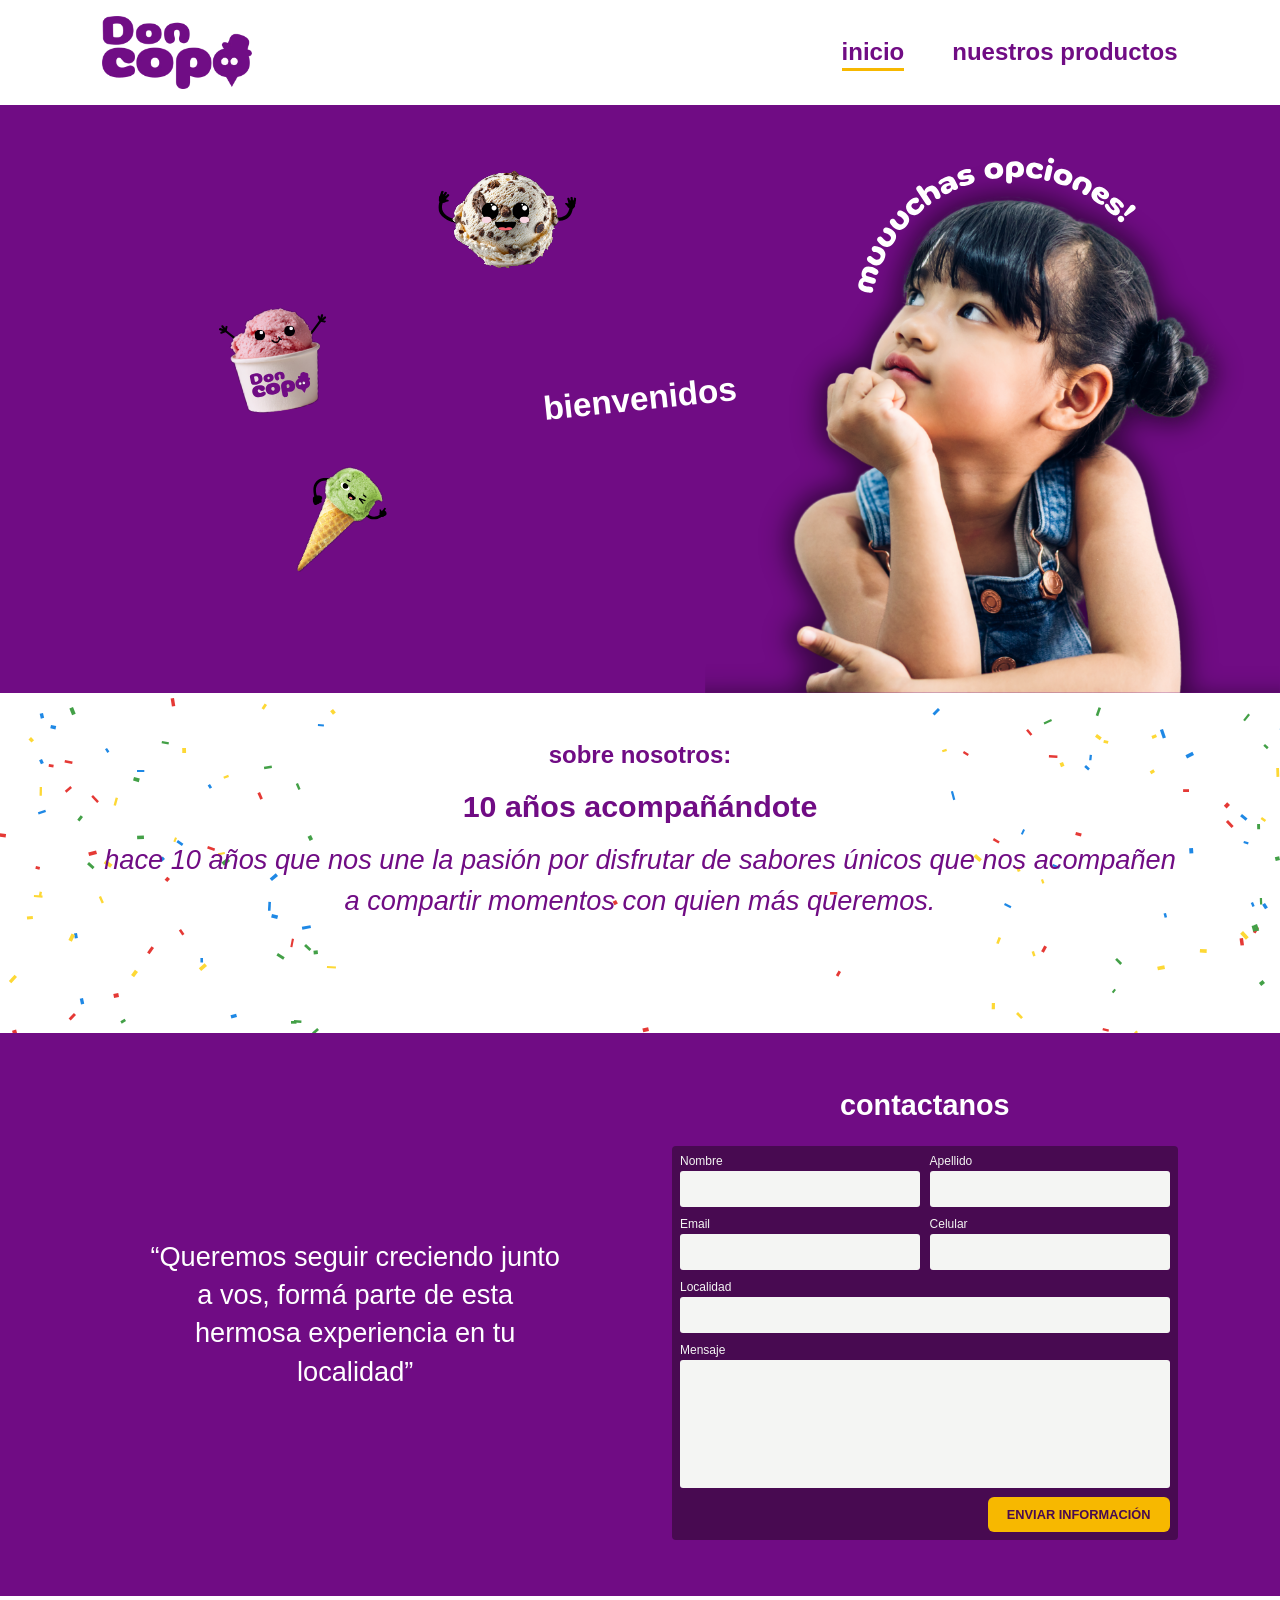
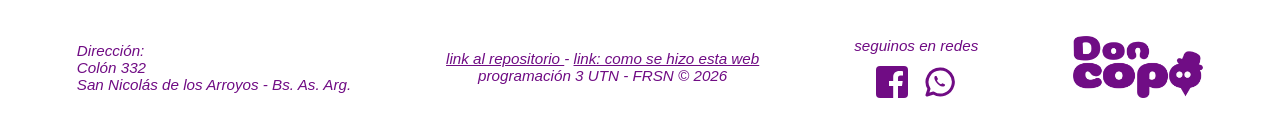
<file: index.html>
<!DOCTYPE html>
<html lang="es">
  <head>
    <meta charset="UTF-8" />
    <meta name="viewport" content="width=device-width, initial-scale=1.0" />
    <meta name="description" content="Don Copo, heladeria" />
    <title>Heladería Don Copo</title>
    <link rel="stylesheet" href="css/styles.css" />
  </head>
  <body>
    <header class="header">
      <a href="index.html" class="header__logo">
        <img src="img/logo/don-copo-logo.webp" alt="logo de don copo heladería" width="480" height="232" />
      </a>
      <nav class="nav" aria-label="Navegación">
        <ul class="nav__lista">
          <li><a href="index.html" class="nav__enlace" aria-current="page">inicio</a></li>
          <li><a href="productos.html" class="nav__enlace">nuestros productos</a></li>
        </ul>
      </nav>
    </header>

    <main>
      <section class="hero" aria-labelledby="hero-titulo">
        <div class="hero__texto">
          <h1 id="hero-titulo" class="hero__titulo">bienvenidos</h1>
        </div>
        <img class="hero__imagen" src="img/banner/hero.svg" alt="nena pensando en que cual elegir" width="1240" height="1270" />
        <ul class="hero__bochas" aria-hidden="true">
          <li><img class="bocha bocha--1" src="img/productos/fruti.svg" alt="" width="640" height="640" /></li>
          <li><img class="bocha bocha--2" src="img/productos/grani.svg" alt="" width="640" height="640" /></li>
          <li><img class="bocha bocha--3" src="img/productos/menta.svg" alt="" width="640" height="640" /></li>
        </ul>
      </section>

      <section class="nosotros" aria-labelledby="nosotros-titulo">
        <h2 id="nosotros-titulo" class="nosotros__titulo">sobre nosotros:</h2>
        <article class="nosotros__contenido">
          <h3>10 años acompañándote</h3>
          <p>
            <em>hace 10 años que nos une la pasión por disfrutar de sabores únicos que nos acompañen a compartir momentos con quien más queremos.</em>
          </p>
        </article>
      </section>

      <section class="contacto" id="contacto" aria-labelledby="contacto-titulo">
        <blockquote class="contacto__frase">
          <p>“Queremos seguir creciendo junto a vos, formá parte de esta hermosa experiencia en tu localidad”</p>
        </blockquote>

        <h2 id="contacto-titulo" class="contacto__titulo">contactanos</h2>

        <form class="formulario" action="#">
          <p class="formulario__campo">
            <label for="nombre">Nombre</label>
            <input type="text" id="nombre" name="nombre" autocomplete="given-name" required />
          </p>
          <p class="formulario__campo">
            <label for="apellido">Apellido</label>
            <input type="text" id="apellido" name="apellido" autocomplete="family-name" required />
          </p>
          <p class="formulario__campo">
            <label for="email">Email</label>
            <input type="email" id="email" name="email" autocomplete="email" required />
          </p>
          <p class="formulario__campo">
            <label for="celular">Celular</label>
            <input type="tel" id="celular" name="celular" autocomplete="tel" required />
          </p>
          <p class="formulario__campo formulario__campo--ancho">
            <label for="localidad">Localidad</label>
            <input type="text" id="localidad" name="localidad" required />
          </p>
          <p class="formulario__campo formulario__campo--ancho">
            <label for="mensaje">Mensaje</label>
            <textarea id="mensaje" name="mensaje" rows="6" minlength="10" required></textarea>
          </p>
          <button type="submit" class="boton">enviar información</button>
        </form>
      </section>
    </main>

    <footer class="footer">
      <address class="footer__direccion">
        Dirección:<br />
        Colón 332<br />
        San Nicolás de los Arroyos - Bs. As. Arg.
      </address>

      <p class="footer__creditos">
        <a href="https://github.com/marialuzopazo/heladeria-don-copo">link al repositorio </a> -
        <a href="https://www.behance.net/gallery/256509383/diseno-web-heladeria">link: como se hizo esta web </a><br />
        programación 3 UTN - FRSN &copy; 2026
      </p>

      <section class="footer__redes" aria-labelledby="redes-titulo">
        <h2 id="redes-titulo" class="footer__titulo">seguinos en redes</h2>
        <ul class="redes">
          <li><a href="https://www.facebook.com/people/Don-Copo-Helader%C3%ADa/61594637805260/" target="_blank" rel="noopener"><img src="img/iconos/facebook.svg" alt="Facebook de Don Copo" width="32" height="32" /></a></li>
          <li><a href="https://whatsapp.com/channel/0029VbDUexlBPzjQ5iqe5i1V" target="_blank" rel="noopener"><img src="img/iconos/whatsapp.svg" alt="canal de whatsapp" width="32" height="32" /></a></li>
        </ul>
      </section>

      <a href="index.html" class="footer__logo">
        <img src="img/logo/don-copo-logo.webp" alt="Don Copo" width="480" height="232" />
      </a>
    </footer>
  </body>
</html>
</file>
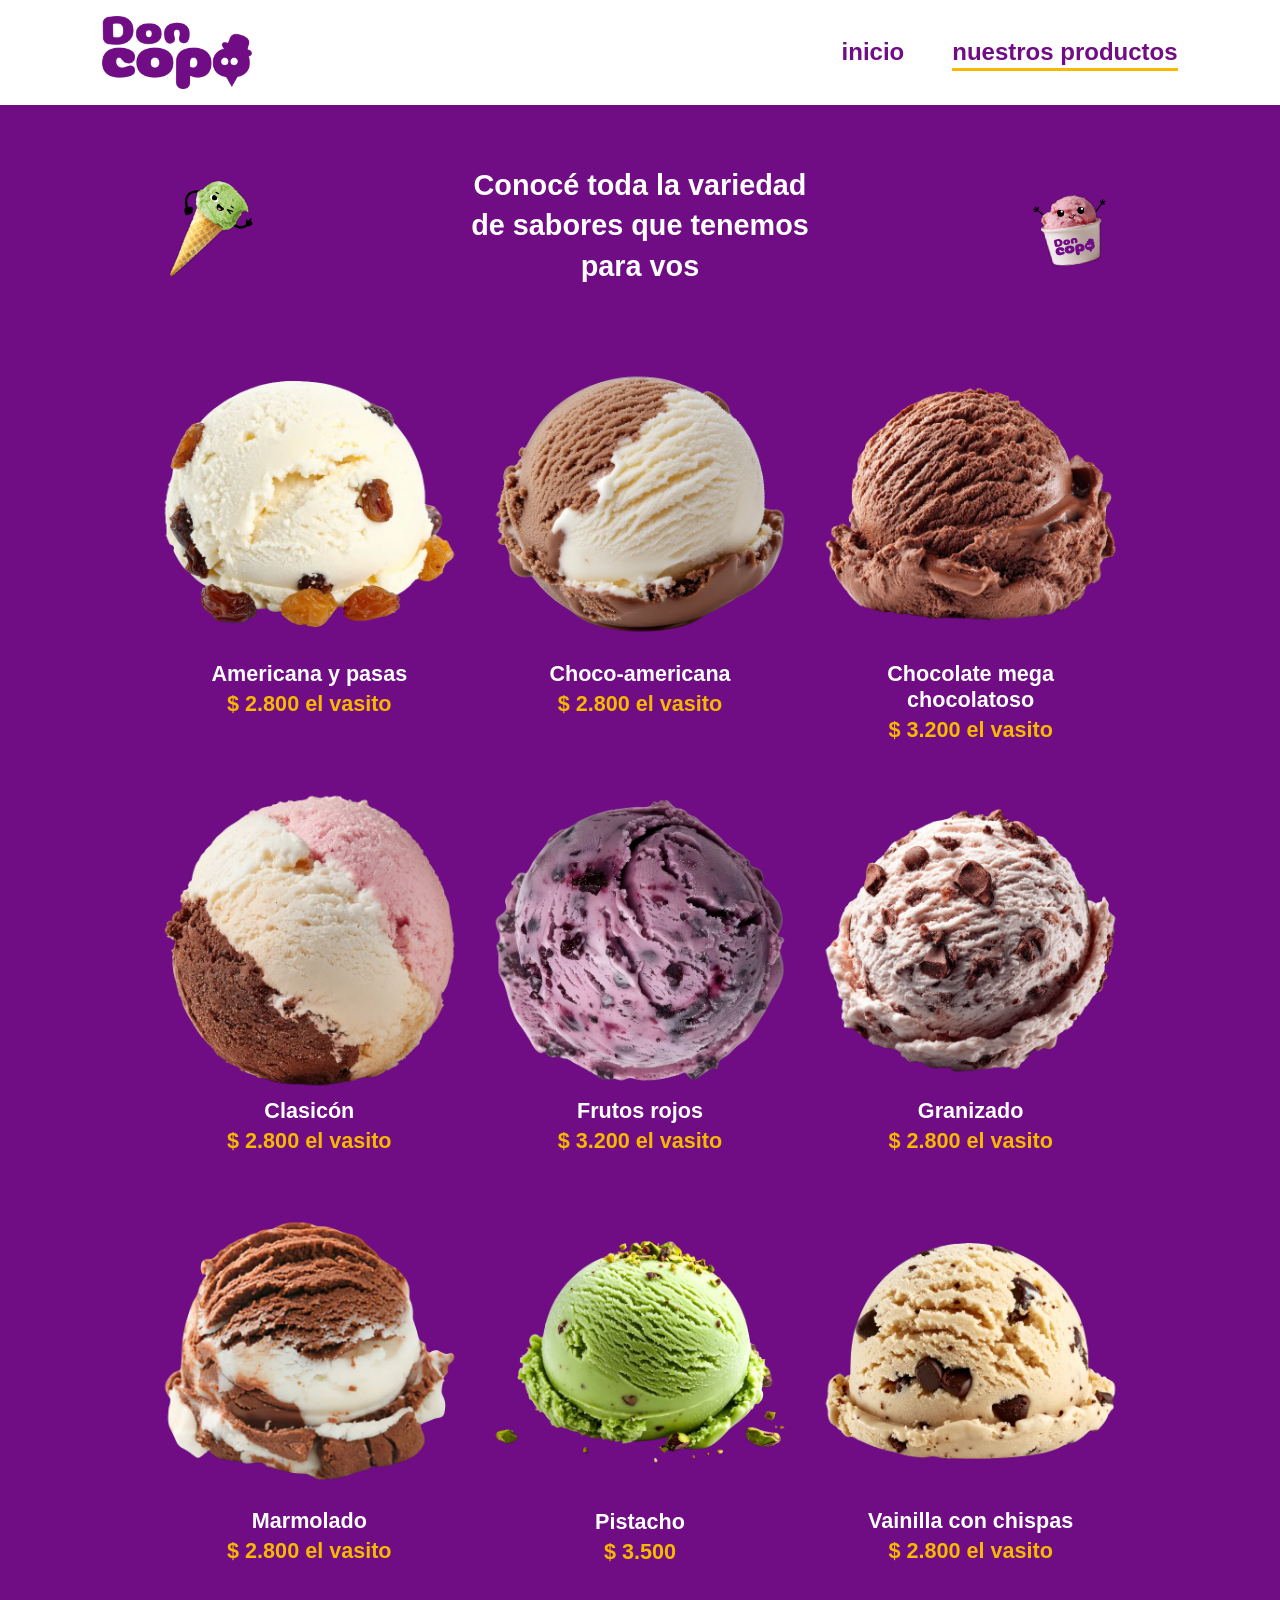
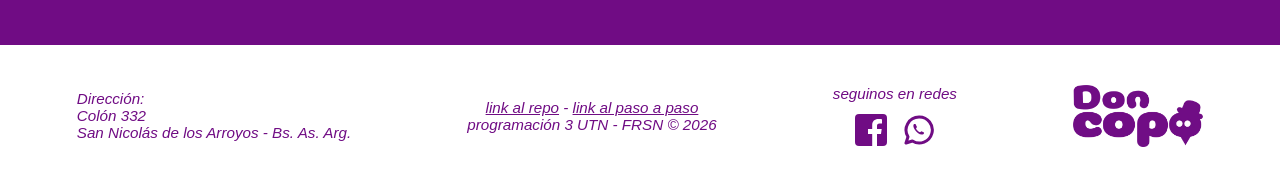
<file: productos.html>
<!DOCTYPE html>
<html lang="es">
  <head>
    <meta charset="UTF-8" />
    <meta name="viewport" content="width=device-width, initial-scale=1.0" />
    <meta name="description" content="Conocé todos los sabores de helado de Don Copo y sus precios." />
    <title>Productos | Don Copo</title>
    <link rel="stylesheet" href="css/styles.css" />
  </head>
  <body>
    <header class="header">
      <a href="index.html" class="header__logo">
        <img src="img/logo/don-copo-logo.webp" alt="Don Copo - Heladería" width="480" height="232" />
      </a>
      <nav class="nav" aria-label="Navegación principal">
        <ul class="nav__lista">
          <li><a href="index.html" class="nav__enlace">inicio</a></li>
          <li><a href="productos.html" class="nav__enlace" aria-current="page">nuestros productos</a></li>
        </ul>
      </nav>
    </header>

    <main>
      <section class="productos" aria-labelledby="productos-titulo">
        <header class="productos__encabezado">
          <img class="productos__mascota productos__mascota--izq" src="img/productos/menta.svg" alt="" width="640" height="640" />
          <h1 id="productos-titulo" class="productos__titulo">Conocé toda la variedad de sabores que tenemos para vos</h1>
          <img class="productos__mascota productos__mascota--der" src="img/productos/fruti.svg" alt="" width="640" height="640" />
        </header>

        <ul class="grilla">
          <li>
            <article class="producto">
              <img class="producto__imagen" src="img/productos/americana-y-pasas.webp" alt="Bocha de helado de crema americana con pasas de uva" width="640" height="640" loading="lazy" />
              <h2 class="producto__nombre">Americana y pasas</h2>
              <p class="producto__precio">$ 2.800 el vasito</p>
            </article>
          </li>
          <li>
            <article class="producto">
              <img class="producto__imagen" src="img/productos/choco-americana.webp" alt="Bocha de helado mitad chocolate, mitad crema americana" width="640" height="640" loading="lazy" />
              <h2 class="producto__nombre">Choco-americana</h2>
              <p class="producto__precio">$ 2.800 el vasito</p>
            </article>
          </li>
          <li>
            <article class="producto">
              <img class="producto__imagen" src="img/productos/chocolate.webp" alt="Bocha de helado de chocolate con dulce de chocolate" width="640" height="640" loading="lazy" />
              <h2 class="producto__nombre">Chocolate mega chocolatoso</h2>
              <p class="producto__precio">$ 3.200 el vasito</p>
            </article>
          </li>
          <li>
            <article class="producto">
              <img class="producto__imagen" src="img/productos/clasicon.webp" alt="Bocha de helado de chocolate, crema americana y frutilla" width="640" height="640" loading="lazy" />
              <h2 class="producto__nombre">Clasicón</h2>
              <p class="producto__precio">$ 2.800 el vasito</p>
            </article>
          </li>
          <li>
            <article class="producto">
              <img class="producto__imagen" src="img/productos/frutos-rojos.webp" alt="Bocha de helado de frutos rojos" width="640" height="640" loading="lazy" />
              <h2 class="producto__nombre">Frutos rojos</h2>
              <p class="producto__precio">$ 3.200 el vasito</p>
            </article>
          </li>
          <li>
            <article class="producto">
              <img class="producto__imagen" src="img/productos/granizado.webp" alt="Bocha de helado de crema con chips de chocolate" width="640" height="640" loading="lazy" />
              <h2 class="producto__nombre">Granizado</h2>
              <p class="producto__precio">$ 2.800 el vasito</p>
            </article>
          </li>
          <li>
            <article class="producto">
              <img class="producto__imagen" src="img/productos/marmolado.webp" alt="Bocha de helado marmolado de chocolate y crema" width="640" height="640" loading="lazy" />
              <h2 class="producto__nombre">Marmolado</h2>
              <p class="producto__precio">$ 2.800 el vasito</p>
            </article>
          </li>
          <li>
            <article class="producto">
              <img class="producto__imagen" src="img/productos/pistacho.webp" alt="Bocha de helado de pistacho" width="640" height="640" loading="lazy" />
              <h2 class="producto__nombre">Pistacho</h2>
              <p class="producto__precio">$ 3.500</p>
            </article>
          </li>
          <li>
            <article class="producto">
              <img class="producto__imagen" src="img/productos/vainilla-con-chispas.webp" alt="Bocha de helado de vainilla con chispas de chocolate" width="640" height="640" loading="lazy" />
              <h2 class="producto__nombre">Vainilla con chispas</h2>
              <p class="producto__precio">$ 2.800 el vasito</p>
            </article>
          </li>
        </ul>
      </section>
    </main>

    <footer class="footer">
      <address class="footer__direccion">
        Dirección:<br />
        Colón 332<br />
        San Nicolás de los Arroyos - Bs. As. Arg.
      </address>

      <p class="footer__creditos">
        <a href="https://github.com/marialuzopazo/heladeria-don-copo">link al repo</a> -
        <a href="https://www.behance.net/gallery/256509383/diseno-web-heladeria">link al paso a paso</a><br />
        programación 3 UTN - FRSN &copy; 2026
      </p>

      <section class="footer__redes" aria-labelledby="redes-titulo">
        <h2 id="redes-titulo" class="footer__titulo">seguinos en redes</h2>
        <ul class="redes">
          <li><a href="https://www.facebook.com/people/Don-Copo-Helader%C3%ADa/61594637805260/" target="_blank" rel="noopener"><img src="img/iconos/facebook.svg" alt="Facebook de Don Copo" width="32" height="32" /></a></li>
          <li><a href="https://whatsapp.com/channel/0029VbDUexlBPzjQ5iqe5i1V" target="_blank" rel="noopener"><img src="img/iconos/whatsapp.svg" alt="WhatsApp de Don Copo" width="32" height="32" /></a></li>
        </ul>
      </section>

      <a href="index.html" class="footer__logo">
        <img src="img/logo/don-copo-logo.webp" alt="Don Copo" width="480" height="232" />
      </a>
    </footer>
  </body>
</html>
</file>
<file: css/styles.css>
:root {
  --color-principal: #700c84;
  --color-oscuro: #480a51;
  --color-acento: #f7b800;
  --color-campo: #f4f5f3;
  --color-blanco: #ffffff;
  --fuente: "Helvetica Neue", Helvetica, Arial, sans-serif;
  --transicion: 0.3s ease;
}
* {
  margin: 0;
  padding: 0;
  box-sizing: border-box;
}

body {
  font-family: var(--fuente);
  color: var(--color-principal);
  background-color: var(--color-blanco);
}

img {
  display: block;
  max-width: 100%;
  height: auto;
}

ul {
  list-style: none;
}

a {
  color: inherit;
  transition: color var(--transicion), opacity var(--transicion);
}
.header {
  display: flex;
  justify-content: space-between;
  align-items: center;
  gap: 1rem;
  padding: 0.75rem 1rem;
  background-color: var(--color-blanco);
}

.header__logo img {
  width: 110px;
}

.nav {
  margin-left: auto;
}

.nav__lista {
  display: flex;
  justify-content: flex-end;
  gap: 0.75rem;
}

.nav__enlace {
  font-size: 0.9rem;
  text-align: right;
  font-weight: 700;
  text-decoration: none;
  color: var(--color-principal);
  padding-bottom: 0.15rem;
  border-bottom: 3px solid transparent;
  transition: border-color var(--transicion), color var(--transicion);
}

.nav__enlace:hover,
.nav__enlace[aria-current="page"] {
  border-bottom-color: var(--color-acento);
}
.hero {
  position: relative;
  display: flex;
  flex-direction: column;
  align-items: center;
  padding-top: 2rem;
  background-color: var(--color-principal);
  color: var(--color-blanco);
  overflow: hidden;
}

.hero__texto {
  order: 1;
  padding: 0 1.25rem;
  text-align: center;
}

.hero__titulo {
  font-size: 1.75rem;
  line-height: 1.2;
}

.hero__descripcion {
  margin-top: 0.75rem;
  font-size: 1rem;
}

.hero__bochas {
  order: 2;
  display: flex;
  justify-content: center;
  gap: 1.25rem;
  margin-top: 1.25rem;
}

.bocha {
  width: 70px;
}

.hero__imagen {
  order: 3;
  width: min(100%, 420px);
  margin-top: 0.5rem;
}
.nosotros {
  display: flex;
  flex-direction: column;
  align-items: center;
  gap: 1.25rem;
  padding: 2.5rem 1.25rem;
  text-align: center;
  background: url("../img/banner/confeti.svg") center / cover no-repeat;
}

.nosotros__titulo {
  font-size: 1.2rem;
}

.nosotros__contenido h3 {
  margin-bottom: 1rem;
  font-size: 1.4rem;
}

.nosotros__contenido p {
  max-width: 40rem;
  font-size: 1.2rem;
  line-height: 1.5;
}
.contacto {
  display: grid;
  gap: 1.5rem;
  padding: 2.5rem 1.25rem;
  background-color: var(--color-principal);
  color: var(--color-blanco);
}

.contacto__frase {
  text-align: center;
  font-size: 1.3rem;
  line-height: 1.4;
}

.contacto__titulo {
  font-size: 1.5rem;
  text-align: center;
}

.formulario {
  display: grid;
  gap: 0.6rem;
  padding: 0.75rem;
  background-color: var(--color-oscuro);
  border-radius: 4px;
}

.formulario__campo {
  display: flex;
  flex-direction: column;
  gap: 0.2rem;
}

.formulario label {
  font-size: 0.75rem;
  color: var(--color-campo);
}

.formulario input,
.formulario textarea {
  width: 100%;
  padding: 0.5rem;
  font: inherit;
  font-size: 0.9rem;
  color: #222222;
  background-color: var(--color-campo);
  border: 2px solid transparent;
  border-radius: 3px;
  transition: border-color var(--transicion);
}

.formulario input:focus,
.formulario textarea:focus {
  outline: none;
  border-color: var(--color-acento);
}
.formulario textarea {
  resize: none;
  field-sizing: content;
  min-height: 8rem;
}

.boton {
  justify-self: end;
  padding: 0.6rem 1.2rem;
  font: inherit;
  font-size: 0.8rem;
  font-weight: 700;
  text-transform: uppercase;
  color: var(--color-oscuro);
  background-color: var(--color-acento);
  border: none;
  border-radius: 6px;
  cursor: pointer;
  transition: background-color var(--transicion), transform var(--transicion);
}

.boton:hover,
.boton:focus-visible {
  background-color: var(--color-blanco);
  transform: translateY(-2px);
}
.productos {
  padding: 2rem 1rem 3rem;
  background-color: var(--color-principal);
  color: var(--color-blanco);
}

.productos__encabezado {
  display: flex;
  justify-content: space-between;
  align-items: center;
  gap: 0.75rem;
  max-width: 62rem;
  margin: 0 auto 2rem;
}

.productos__titulo {
  max-width: 22rem;
  font-size: 1.1rem;
  line-height: 1.4;
  text-align: center;
}

.productos__mascota {
  width: 64px;
}

.grilla {
  display: grid;
  grid-template-columns: repeat(2, 1fr);
  gap: 1.5rem 1rem;
  max-width: 62rem;
  margin: 0 auto;
}
.grilla li:last-child {
  grid-column: 1 / -1;
  justify-self: center;
  width: 50%;
}

.producto {
  display: flex;
  flex-direction: column;
  align-items: center;
  text-align: center;
}

.producto__imagen {
  width: 100%;
  aspect-ratio: 1 / 1;
  object-fit: contain;
  transition: transform var(--transicion);
}
.producto__imagen:hover {
  transform: scale(1.18);
}

.producto__nombre {
  margin-top: 0.5rem;
  font-size: 1.05rem;
}

.producto__precio {
  margin-top: 0.25rem;
  font-size: 1.05rem;
  color: var(--color-acento);
  font-weight: 700;
}
.footer {
  display: flex;
  flex-direction: column;
  align-items: center;
  gap: 1.5rem;
  padding: 2rem 1.25rem;
  font-size: 0.95rem;
  font-style: italic;
  text-align: center;
  color: var(--color-principal);
  background-color: var(--color-blanco);
}

.footer__direccion {
  font-style: italic;
}

.footer a:hover {
  opacity: 0.7;
}

.footer__titulo {
  margin-bottom: 0.75rem;
  font-size: 0.95rem;
  font-weight: 400;
}

.redes {
  display: flex;
  justify-content: center;
  gap: 1rem;
}

.redes img {
  width: 32px;
  transition: transform var(--transicion);
}

.redes a:hover img {
  transform: scale(1.15);
}

.footer__logo img {
  width: 110px;
}
@media (prefers-reduced-motion: reduce) {
  * {
    transition: none !important;
  }
}
@media (min-width: 768px) {
  .header {
    padding: 1rem 8%;
  }

  .header__logo img {
    width: 150px;
  }

  .nav__lista {
    gap: 3rem;
  }

  .nav__enlace {
    font-size: 1.5rem;
  }
  .hero {
    flex-direction: row;
    justify-content: flex-end;
    align-items: flex-end;
    height: clamp(420px, 46vw, 640px);
    padding-top: 0;
  }

  .hero__texto {
    position: absolute;
    top: 50%;
    left: 0;
    width: 100%;
    transform: translateY(-50%);
    padding: 0;
  }

  .hero__titulo {
    font-size: clamp(1.4rem, 2.6vw, 2.4rem);
    transform: rotate(-6deg);
  }

  .hero__descripcion {
    font-size: clamp(0.9rem, 1.3vw, 1.2rem);
  }

  .hero__imagen {
    width: auto;
    height: 100%;
    max-width: 55%;
    margin: 0;
    object-fit: contain;
    object-position: right bottom;
  }

  .hero__bochas {
    display: block;
  }

  .bocha {
    position: absolute;
  }

  .bocha--1 {
    top: 26%;
    left: 14%;
    width: 15%;
  }

  .bocha--2 {
    top: 4%;
    left: 33%;
    width: 13%;
  }

  .bocha--3 {
    top: 58%;
    left: 21%;
    width: 11%;
  }
  .nosotros {
    min-height: 340px;
    padding: 3rem 8%;
  }

  .nosotros__titulo {
    font-size: 1.5rem;
  }

  .nosotros__contenido h3 {
    font-size: 1.9rem;
  }

  .nosotros__contenido p {
    max-width: none;
    font-size: 1.7rem;
  }
  .contacto {
    grid-template-columns: 1fr 1fr;
    grid-template-areas:
      "frase titulo"
      "frase formulario";
    align-items: center;
    column-gap: 4rem;
    padding: 3.5rem 8%;
  }

  .contacto__frase {
    grid-area: frase;
    font-size: 1.7rem;
    padding: 0 3rem;
  }

  .contacto__titulo {
    grid-area: titulo;
    align-self: end;
    font-size: 1.8rem;
  }

  .formulario {
    grid-area: formulario;
    grid-template-columns: 1fr 1fr;
    padding: 0.5rem;
  }

  .formulario__campo--ancho,
  .boton {
    grid-column: 1 / -1;
  }
  .productos {
    padding: 3.5rem 8% 5rem;
  }

  .productos__encabezado {
    margin-bottom: 4rem;
  }

  .productos__titulo {
    font-size: 1.8rem;
  }

  .productos__mascota {
    width: 130px;
  }

  .grilla {
    grid-template-columns: repeat(3, 1fr);
    gap: 3rem 2rem;
    max-width: 60rem;
  }

  .grilla li:last-child {
    grid-column: auto;
    justify-self: stretch;
    width: auto;
  }

  .producto__nombre,
  .producto__precio {
    font-size: 1.35rem;
  }
  .footer {
    flex-direction: row;
    justify-content: space-between;
    padding: 2.5rem 6%;
    text-align: left;
  }

  .footer__creditos {
    text-align: center;
  }

  .footer__logo img {
    width: 130px;
  }
}
</file>
